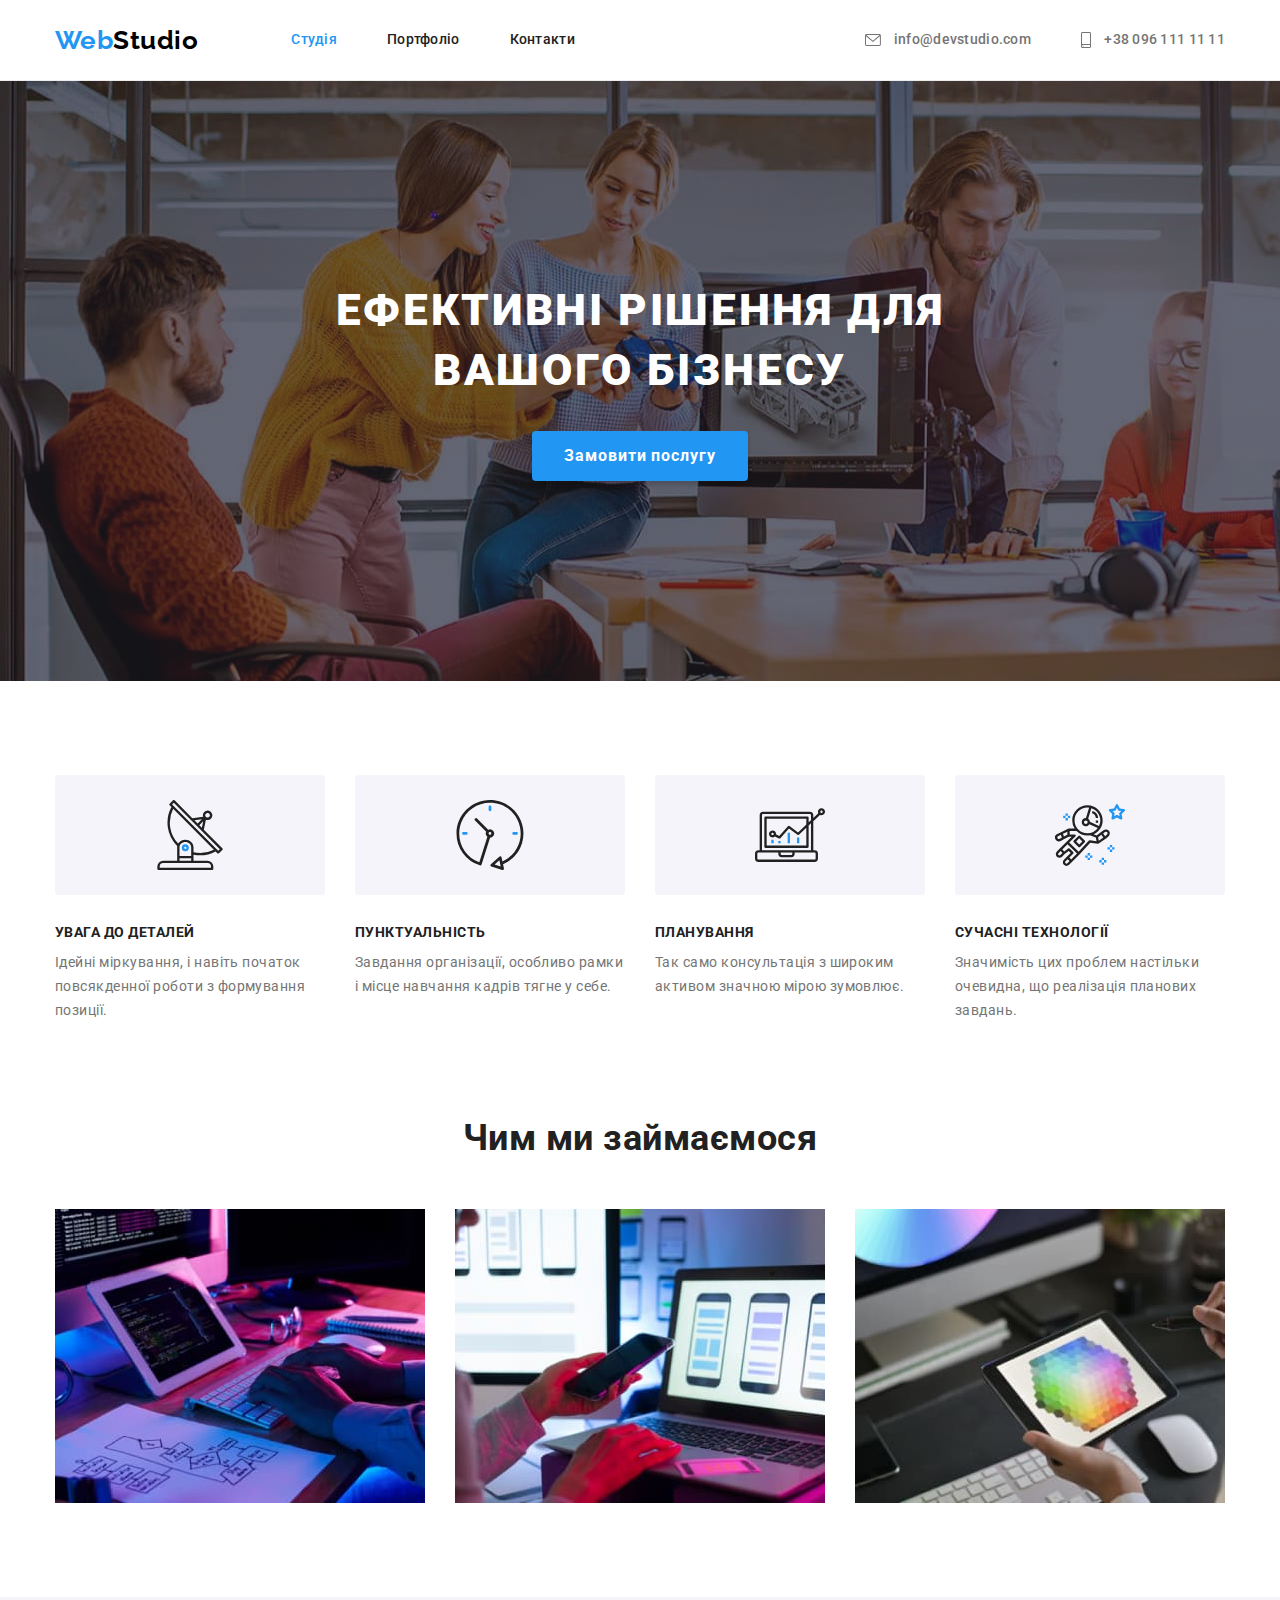
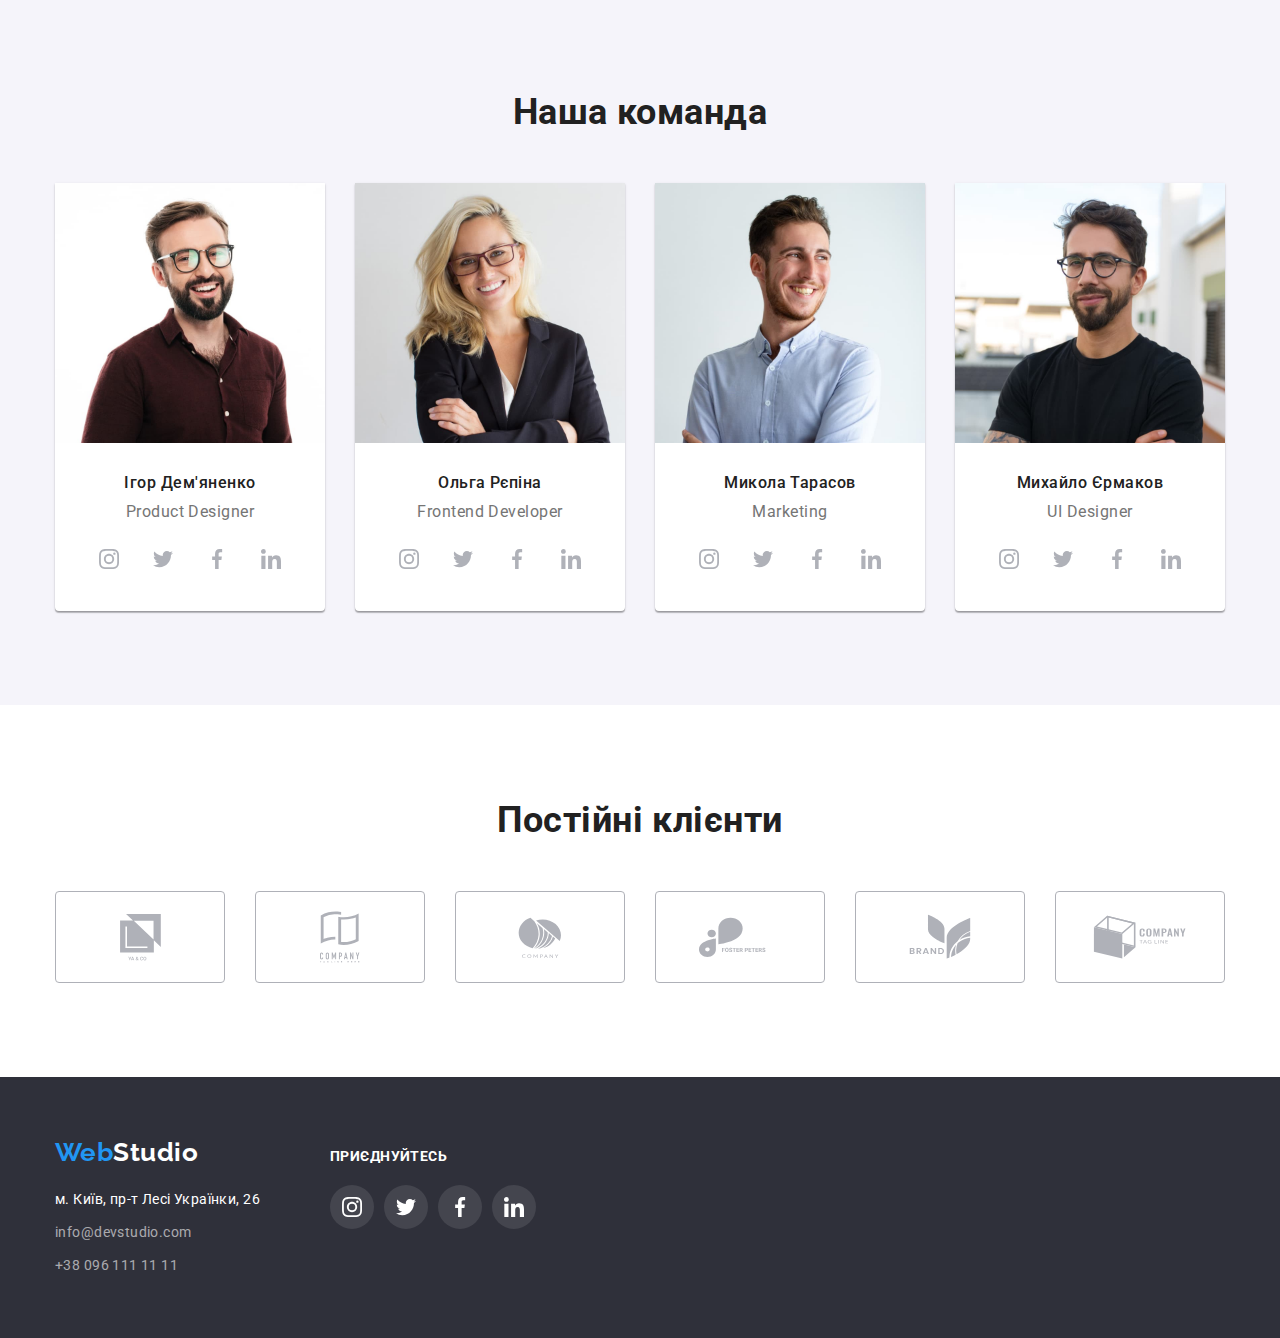
<file: index.html>
<!DOCTYPE html>
<html lang="uk">
  <head>
    <meta charset="UTF-8" />
    <meta http-equiv="X-UA-Compatible" content="IE=edge" />
    <meta name="viewport" content="width=device-width, initial-scale=1.0" />
    <link
      href="https://fonts.googleapis.com/css2?family=Raleway:wght@700&family=Roboto:wght@400;500;700;900&display=swap"
      rel="stylesheet"
    />
    <link
      rel="stylesheet"
      href="https://cdnjs.cloudflare.com/ajax/libs/modern-normalize/1.0.0/modern-normalize.min.css"
    />
    <link rel="stylesheet" href="./css/styles.css" />
    <title>WebStudio</title>
  </head>
  <body>
    <header class="page-header">
      <div class="container main-nav">
        <a href="./index.html" class="logo main-logo"
          >Web<span class="header-logo">Studio</span></a
        >
        <nav class="site-nav">
          <ul class="nav-list list">
            <li class="nav-item">
              <a href="./index.html" class="nav-link active">Студія</a>
            </li>
            <li class="nav-item">
              <a href="./portfolio.html" class="nav-link">Портфоліо</a>
            </li>
            <li class="nav-item"><a href="" class="nav-link">Контакти</a></li>
          </ul>
        </nav>
        <ul class="contact-list list">
          <li class="contact-item">
            <a href="mailto:info@devstudio.com" class="contact-link">
              <svg class="header-icon" width="16px" height="12px">
                <use href="./images/icons.svg#icon-envelope"></use>
              </svg>
              info@devstudio.com</a
            >
          </li>
          <li class="contact-item">
            <a href="tel:+380961111111" class="contact-link">
              <svg class="header-icon" width="10px" height="16px">
                <use href="./images/icons.svg#icon-smartphone"></use>
              </svg>
              +38 096 111 11 11</a
            >
          </li>
        </ul>
      </div>
    </header>

    <main>
      <section class="hero">
        <div class="container hero-container">
          <h1 class="hero-title">Ефективні рішення для вашого бізнесу</h1>
          <button type="button" class="hero-button">Замовити послугу</button>
        </div>
      </section>

      <section class="section features">
        <div class="container">
          <h2 hidden>Переваги</h2>
          <ul class="features-list list">
            <li class="features-item">
              <div class="features-icon">
                <svg width="70px" height="70px">
                  <use href="./images/icons.svg#icon-antenna"></use>
                </svg>
              </div>
              <h3 class="features-title">УВАГА ДО ДЕТАЛЕЙ</h3>
              <p class="features-description">
                Ідейні міркування, і навіть початок повсякденної роботи з
                формування позиції.
              </p>
            </li>
            <li class="features-item">
              <div class="features-icon">
                <svg width="70px" height="70px">
                  <use href="./images/icons.svg#icon-clock"></use>
                </svg>
              </div>
              <h3 class="features-title">ПУНКТУАЛЬНІСТЬ</h3>
              <p class="features-description">
                Завдання організації, особливо рамки і місце навчання кадрів
                тягне у себе.
              </p>
            </li>
            <li class="features-item">
              <div class="features-icon">
                <svg width="70px" height="70px">
                  <use href="./images/icons.svg#icon-diagram"></use>
                </svg>
              </div>
              <h3 class="features-title">ПЛАНУВАННЯ</h3>
              <p class="features-description">
                Так само консультація з широким активом значною мірою зумовлює.
              </p>
            </li>
            <li class="features-item">
              <div class="features-icon">
                <svg width="70px" height="70px">
                  <use href="./images/icons.svg#icon-astronaut"></use>
                </svg>
              </div>
              <h3 class="features-title">СУЧАСНІ ТЕХНОЛОГІЇ</h3>
              <p class="features-description">
                Значимість цих проблем настільки очевидна, що реалізація
                планових завдань.
              </p>
            </li>
          </ul>
        </div>
      </section>

      <section class="section work">
        <div class="container">
          <h2 class="section-title">Чим ми займаємося</h2>
          <ul class="work-list list">
            <li class="work-item">
              <img
                src="./images/website-development.jpg"
                alt="Процес верстки сайту"
                width="370"
              />
            </li>
            <li class="work-item">
              <img
                src="./images/mobile-application-development.jpg"
                alt="Процес створення мобільного додатку"
                width="370"
              />
            </li>
            <li class="work-item">
              <img
                src="./images/website-visualization.jpg"
                alt="Процес візуального оформлення сайту"
                width="370"
              />
            </li>
          </ul>
        </div>
      </section>

      <section class="team section">
        <div class="container">
          <h2 class="section-title">Наша команда</h2>
          <ul class="team-list list">
            <li class="team-item">
              <img
                src="./images/ihor-demyanenko.jpg"
                alt="Дизайнер Ігор Дем'яненко"
                width="270"
              />
              <div class="team-container">
                <h3 class="team-title">Ігор Дем'яненко</h3>
                <p lang="en" class="team-description">Product Designer</p>
              </div>
              <div class="social-container">
                <ul class="list social-list">
                  <li class="social-item">
                    <a href="" class="social-link">
                      <svg width="20px" height="20px" class="social-icon">
                        <use href="./images/icons.svg#icon-instagram"></use>
                      </svg>
                    </a>
                  </li>
                  <li class="social-item">
                    <a href="" class="social-link">
                      <svg width="20px" height="20px">
                        <use href="./images/icons.svg#icon-twitter"></use>
                      </svg>
                    </a>
                  </li>
                  <li class="social-item">
                    <a href="" class="social-link">
                      <svg width="20px" height="20px">
                        <use href="./images/icons.svg#icon-facebook"></use>
                      </svg>
                    </a>
                  </li>
                  <li class="social-item">
                    <a href="" class="social-link">
                      <svg width="20px" height="20px">
                        <use href="./images/icons.svg#icon-linkedin"></use>
                      </svg>
                    </a>
                  </li>
                </ul>
              </div>
            </li>
            <li class="team-item">
              <img
                src="./images/olga-repina.jpg"
                alt="Розробниця візуальної частини сайту Ольга Рєпіна"
                width="270"
              />
              <div class="team-container">
                <h3 class="team-title">Ольга Рєпіна</h3>
                <p lang="en" class="team-description">Frontend Developer</p>
              </div>
              <div class="social-container">
                <ul class="list social-list">
                  <li class="social-item">
                    <a href="" class="social-link">
                      <svg width="20px" height="20px" class="social-icon">
                        <use href="./images/icons.svg#icon-instagram"></use>
                      </svg>
                    </a>
                  </li>
                  <li class="social-item">
                    <a href="" class="social-link">
                      <svg width="20px" height="20px">
                        <use href="./images/icons.svg#icon-twitter"></use>
                      </svg>
                    </a>
                  </li>
                  <li class="social-item">
                    <a href="" class="social-link">
                      <svg width="20px" height="20px">
                        <use href="./images/icons.svg#icon-facebook"></use>
                      </svg>
                    </a>
                  </li>
                  <li class="social-item">
                    <a href="" class="social-link">
                      <svg width="20px" height="20px">
                        <use href="./images/icons.svg#icon-linkedin"></use>
                      </svg>
                    </a>
                  </li>
                </ul>
              </div>
            </li>
            <li class="team-item">
              <img
                src="./images/mykola-tarasov.jpg"
                alt="Маркетолог Микола Тарасов"
                width="270"
              />
              <div class="team-container">
                <h3 class="team-title">Микола Тарасов</h3>
                <p lang="en" class="team-description">Marketing</p>
              </div>
              <div class="social-container">
                <ul class="list social-list">
                  <li class="social-item">
                    <a href="" class="social-link">
                      <svg width="20px" height="20px" class="social-icon">
                        <use href="./images/icons.svg#icon-instagram"></use>
                      </svg>
                    </a>
                  </li>
                  <li class="social-item">
                    <a href="" class="social-link">
                      <svg width="20px" height="20px">
                        <use href="./images/icons.svg#icon-twitter"></use>
                      </svg>
                    </a>
                  </li>
                  <li class="social-item">
                    <a href="" class="social-link">
                      <svg width="20px" height="20px">
                        <use href="./images/icons.svg#icon-facebook"></use>
                      </svg>
                    </a>
                  </li>
                  <li class="social-item">
                    <a href="" class="social-link">
                      <svg width="20px" height="20px">
                        <use href="./images/icons.svg#icon-linkedin"></use>
                      </svg>
                    </a>
                  </li>
                </ul>
              </div>
            </li>
            <li class="team-item">
              <img
                src="./images/mykhailo-yermakov.jpg"
                alt="Дизайнер інтерфейсу Михайло Єрмаков"
                width="270"
              />
              <div class="team-container">
                <h3 class="team-title">Михайло Єрмаков</h3>
                <p lang="en" class="team-description">UI Designer</p>
              </div>
              <div class="social-container">
                <ul class="list social-list">
                  <li class="social-item">
                    <a href="" class="social-link">
                      <svg width="20px" height="20px" class="social-icon">
                        <use href="./images/icons.svg#icon-instagram"></use>
                      </svg>
                    </a>
                  </li>
                  <li class="social-item">
                    <a href="" class="social-link">
                      <svg width="20px" height="20px">
                        <use href="./images/icons.svg#icon-twitter"></use>
                      </svg>
                    </a>
                  </li>
                  <li class="social-item">
                    <a href="" class="social-link">
                      <svg width="20px" height="20px">
                        <use href="./images/icons.svg#icon-facebook"></use>
                      </svg>
                    </a>
                  </li>
                  <li class="social-item">
                    <a href="" class="social-link">
                      <svg width="20px" height="20px">
                        <use href="./images/icons.svg#icon-linkedin"></use>
                      </svg>
                    </a>
                  </li>
                </ul>
              </div>
            </li>
          </ul>
        </div>
      </section>

      <section class="section">
        <div class="container">
          <h2 class="section-title">Постійні клієнти</h2>
          <ul class="list client-list">
            <li class="client-item">
              <a href="" class="client-link">
                <svg width="41px" height="46.7px">
                  <use href="./images/icons.svg#icon-client-1"></use>
                </svg>
              </a>
            </li>
            <li class="client-item">
              <a href="" class="client-link">
                <svg width="40px" height="52px">
                  <use href="./images/icons.svg#icon-client-2"></use>
                </svg>
              </a>
            </li>
            <li class="client-item">
              <a href="" class="client-link">
                <svg width="43.46px" height="41.18px">
                  <use href="./images/icons.svg#icon-client-3"></use>
                </svg>
              </a>
            </li>
            <li class="client-item">
              <a href="" class="client-link">
                <svg width="84.44px" height="40.62px">
                  <use href="./images/icons.svg#icon-client-4"></use>
                </svg>
              </a>
            </li>
            <li class="client-item">
              <a href="" class="client-link">
                <svg width="62.54px" height="45.43px">
                  <use href="./images/icons.svg#icon-client-5"></use>
                </svg>
              </a>
            </li>
            <li class="client-item">
              <a href="" class="client-link">
                <svg width="93.79px" height="43.93px">
                  <use href="./images/icons.svg#icon-client-6"></use>
                </svg>
              </a>
            </li>
          </ul>
        </div>
      </section>
    </main>

    <footer class="footer">
      <div class="container footer-container">
        <div>
          <a href="./index.html" class="logo"
            >Web<span class="footer-logo">Studio</span></a
          >
          <address class="footer-address">
            <ul class="footer-list list">
              <li class="footer-item">
                <a
                  href="https://goo.gl/maps/XunTqsF5HSqETPy68"
                  class="address-link link"
                  >м. Київ, пр-т Лесі Українки, 26</a
                >
              </li>
              <li class="footer-item">
                <a href="mailto:info@devstudio.com" class="contacts-link"
                  >info@devstudio.com</a
                >
              </li>
              <li class="footer-item">
                <a href="tel:+380961111111" class="contacts-link"
                  >+38 096 111 11 11</a
                >
              </li>
            </ul>
          </address>
        </div>
        <div class="join">
          <h3 class="join-title">приєднуйтесь</h3>
          <ul class="list join-list">
            <li class="join-item">
              <a href="" class="social-link join-link">
                <svg width="20px" height="20px">
                  <use href="./images/icons.svg#icon-instagram"></use>
                </svg>
              </a>
            </li>
            <li class="join-item">
              <a href="" class="social-link join-link">
                <svg width="20px" height="20px">
                  <use href="./images/icons.svg#icon-twitter"></use>
                </svg>
              </a>
            </li>
            <li class="join-item">
              <a href="" class="social-link join-link">
                <svg width="20px" height="20px">
                  <use href="./images/icons.svg#icon-facebook"></use>
                </svg>
              </a>
            </li>
            <li class="join-item">
              <a href="" class="social-link join-link">
                <svg width="20px" height="20px">
                  <use href="./images/icons.svg#icon-linkedin"></use>
                </svg>
              </a>
            </li>
          </ul>
        </div>
      </div>
    </footer>
  </body>
</html>
</file>
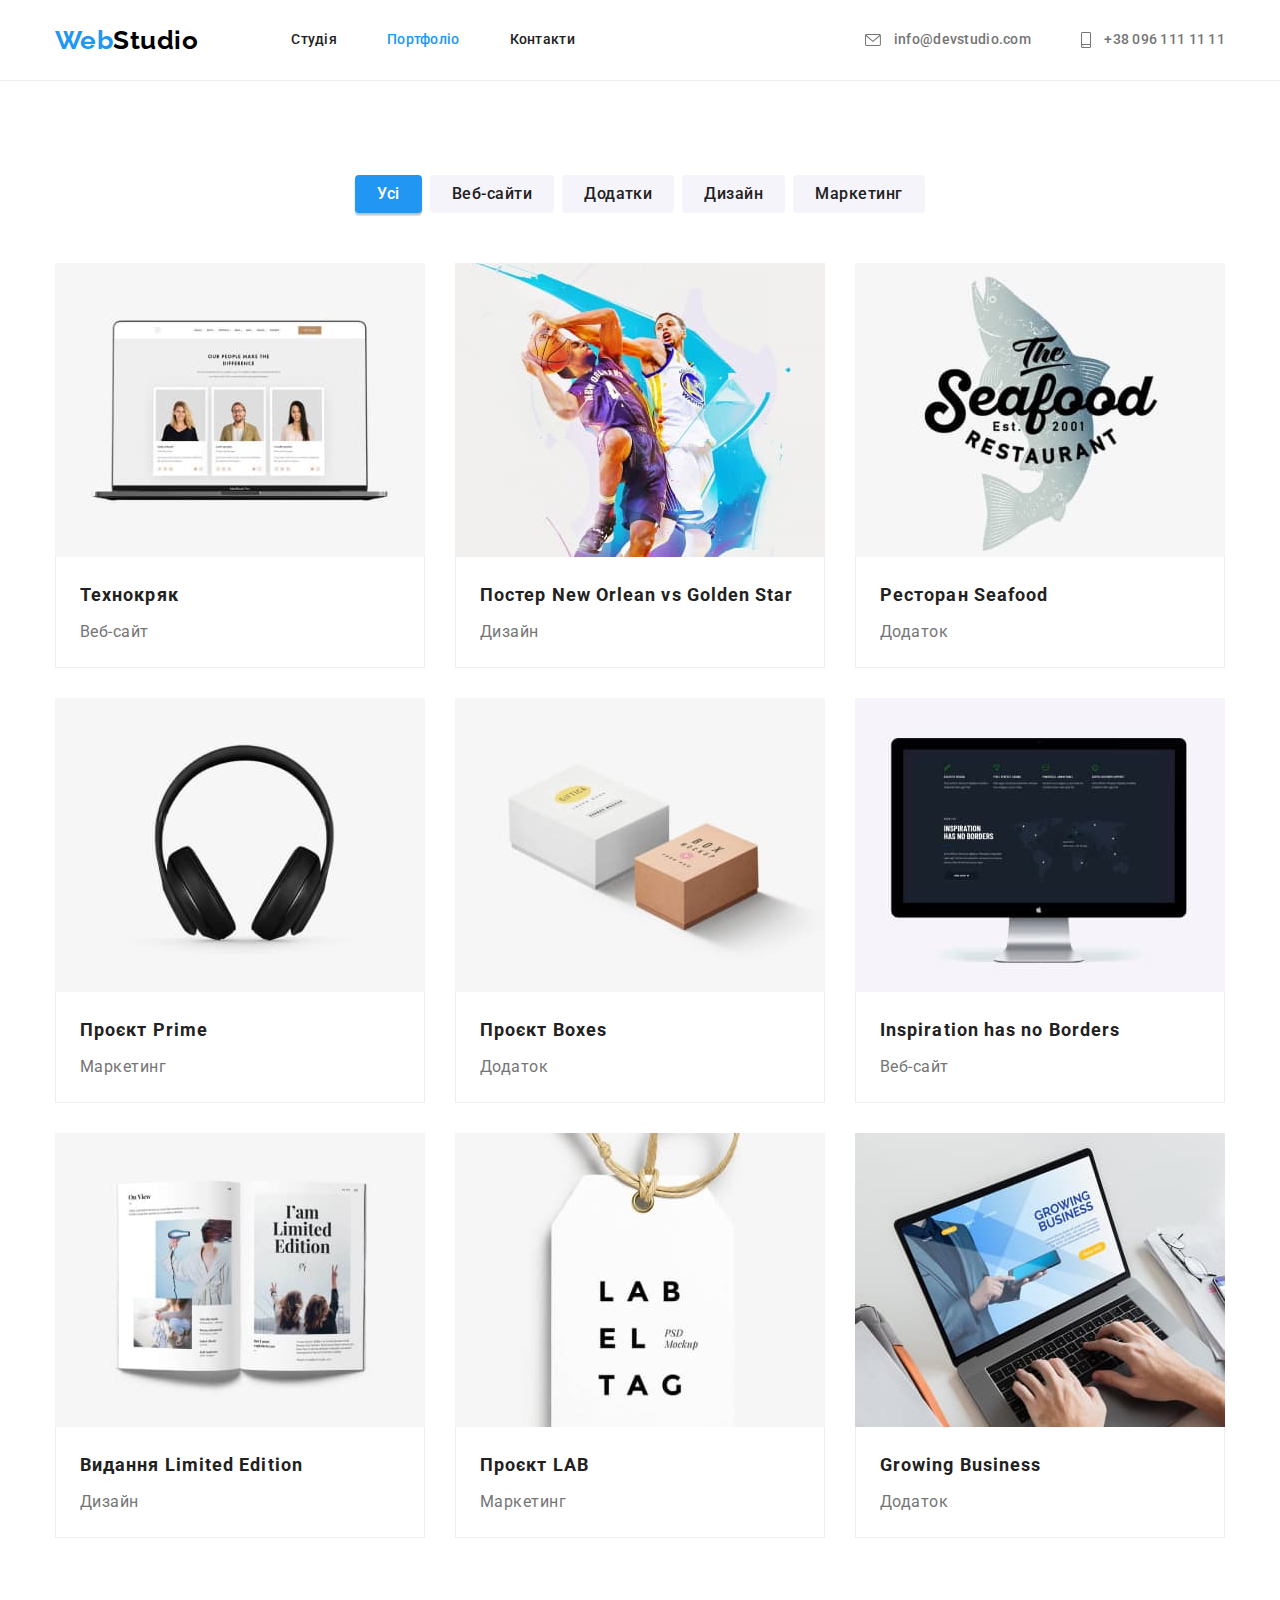
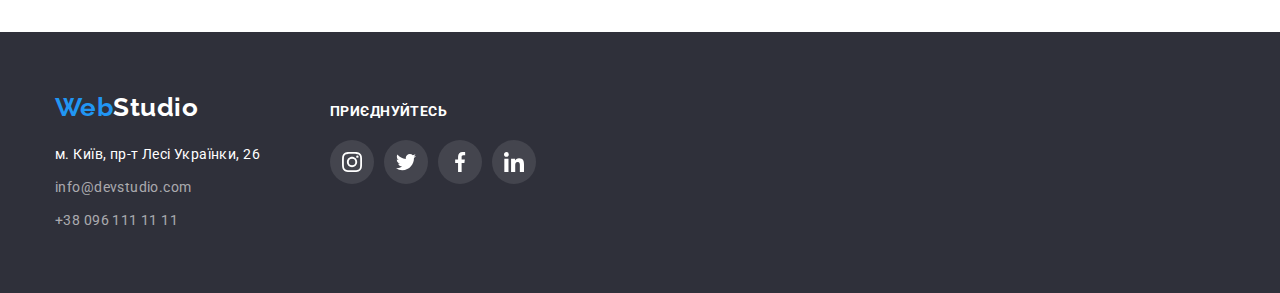
<file: portfolio.html>
<!DOCTYPE html>
<html lang="uk">
  <head>
    <meta charset="UTF-8" />
    <meta http-equiv="X-UA-Compatible" content="IE=edge" />
    <meta name="viewport" content="width=device-width, initial-scale=1.0" />
    <link
      href="https://fonts.googleapis.com/css2?family=Raleway:wght@700&family=Roboto:wght@400;500;700;900&display=swap"
      rel="stylesheet"
    />
    <link
      rel="stylesheet"
      href="https://cdnjs.cloudflare.com/ajax/libs/modern-normalize/1.0.0/modern-normalize.min.css"
    />
    <link rel="stylesheet" href="./css/styles.css" />
    <title>WebStudio</title>
  </head>
  <body>
    <header class="page-header">
      <div class="container main-nav">
        <a href="./index.html" class="logo main-logo"
          >Web<span class="header-logo">Studio</span></a
        >
        <nav class="site-nav">
          <ul class="nav-list list">
            <li class="nav-item">
              <a href="./index.html" class="nav-link">Студія</a>
            </li>
            <li class="nav-item">
              <a href="./portfolio.html" class="nav-link active">Портфоліо</a>
            </li>
            <li class="nav-item"><a href="" class="nav-link">Контакти</a></li>
          </ul>
        </nav>
        <ul class="contact-list list">
          <li class="contact-item">
            <a href="mailto:info@devstudio.com" class="contact-link">
              <svg class="header-icon" width="16px" height="12px">
                <use href="./images/icons.svg#icon-envelope"></use>
              </svg>
              info@devstudio.com</a
            >
          </li>
          <li class="contact-item">
            <a href="tel:+380961111111" class="contact-link">
              <svg class="header-icon" width="10px" height="16px">
                <use href="./images/icons.svg#icon-smartphone"></use>
              </svg>
              +38 096 111 11 11</a
            >
          </li>
        </ul>
      </div>
    </header>

    <main>
      <section class="portfolio section">
        <div class="container">
          <h1 hidden>Портфоліо</h1>

          <ul class="filter-list list">
            <li class="filter-item">
              <button type="button" class="filter-button active-button">
                Усі
              </button>
            </li>
            <li class="filter-item">
              <button type="button" class="filter-button">Веб-сайти</button>
            </li>
            <li class="filter-item">
              <button type="button" class="filter-button">Додатки</button>
            </li>
            <li class="filter-item">
              <button type="button" class="filter-button">Дизайн</button>
            </li>
            <li class="filter-item">
              <button type="button" class="filter-button">Маркетинг</button>
            </li>
          </ul>

          <ul class="project-list list">
            <li class="project-item">
              <a href="" class="project-link">
                <img
                  src="./images/laptop.jpg"
                  alt="Ноутбук з відкритим сайтом"
                  width="370"
                />
                <div class="project-container">
                  <h2 class="project-title">Технокряк</h2>
                  <p class="project-text">Веб-сайт</p>
                </div>
              </a>
            </li>

            <li class="project-item">
              <a href="" class="project-link">
                <img
                  src="./images/basketball.jpg"
                  alt="Чоловіки грають в баскетбол"
                  width="370"
                />
                <div class="project-container">
                  <h2 class="project-title">
                    Постер New Orlean vs Golden Star
                  </h2>
                  <p class="project-text">Дизайн</p>
                </div>
              </a>
            </li>

            <li class="project-item">
              <a href="" class="project-link">
                <img
                  src="./images/fish.jpg"
                  alt="Риба та назва ресторану"
                  width="370"
                />
                <div class="project-container">
                  <h2 class="project-title">Ресторан Seafood</h2>
                  <p class="project-text">Додаток</p>
                </div>
              </a>
            </li>

            <li class="project-item">
              <a href="" class="project-link">
                <img
                  src="./images/headphones.jpg"
                  alt="Навушники"
                  width="370"
                />
                <div class="project-container">
                  <h2 class="project-title">Проєкт Prime</h2>
                  <p class="project-text">Маркетинг</p>
                </div>
              </a>
            </li>

            <li class="project-item">
              <a href="" class="project-link">
                <img
                  src="./images/boxes.jpg"
                  alt="Біла та жовта коробки"
                  width="370"
                />
                <div class="project-container">
                  <h2 class="project-title">Проєкт Boxes</h2>
                  <p class="project-text">Додаток</p>
                </div>
              </a>
            </li>

            <li class="project-item">
              <a href="" class="project-link">
                <img
                  src="./images/pc.jpg"
                  alt="Персональний комп'ютер з відкритим сайтом"
                  width="370"
                />
                <div class="project-container">
                  <h2 class="project-title">Inspiration has no Borders</h2>
                  <p class="project-text">Веб-сайт</p>
                </div>
              </a>
            </li>

            <li class="project-item">
              <a href="" class="project-link">
                <img
                  src="./images/magazine.jpg"
                  alt="Відкритий журнал"
                  width="370"
                />
                <div class="project-container">
                  <h2 class="project-title">Видання Limited Edition</h2>
                  <p class="project-text">Дизайн</p>
                </div>
              </a>
            </li>

            <li class="project-item">
              <a href="" class="project-link">
                <img
                  src="./images/label.jpg"
                  alt="Eтикетка з написом"
                  width="370"
                />
                <div class="project-container">
                  <h2 class="project-title">Проєкт LAB</h2>
                  <p class="project-text">Маркетинг</p>
                </div>
              </a>
            </li>

            <li class="project-item">
              <a href="" class="project-link">
                <img
                  src="./images/using-laptop.jpg"
                  alt="Чоловік працює за ноутбуком"
                  width="370"
                />
                <div class="project-container">
                  <h2 class="project-title">Growing Business</h2>
                  <p class="project-text">Додаток</p>
                </div>
              </a>
            </li>
          </ul>
        </div>
      </section>
    </main>

    <footer class="footer">
      <div class="container footer-container">
        <div>
          <a href="./index.html" class="logo"
            >Web<span class="footer-logo">Studio</span></a
          >
          <address class="footer-address">
            <ul class="footer-list list">
              <li class="footer-item">
                <a
                  href="https://goo.gl/maps/XunTqsF5HSqETPy68"
                  class="address-link link"
                  >м. Київ, пр-т Лесі Українки, 26</a
                >
              </li>
              <li class="footer-item">
                <a href="mailto:info@devstudio.com" class="contacts-link"
                  >info@devstudio.com</a
                >
              </li>
              <li class="footer-item">
                <a href="tel:+380961111111" class="contacts-link"
                  >+38 096 111 11 11</a
                >
              </li>
            </ul>
          </address>
        </div>
        <div class="join">
          <h3 class="join-title">приєднуйтесь</h3>
          <ul class="list join-list">
            <li class="join-item">
              <a href="" class="social-link join-link">
                <svg width="20px" height="20px">
                  <use href="./images/icons.svg#icon-instagram"></use>
                </svg>
              </a>
            </li>
            <li class="join-item">
              <a href="" class="social-link join-link">
                <svg width="20px" height="20px">
                  <use href="./images/icons.svg#icon-twitter"></use>
                </svg>
              </a>
            </li>
            <li class="join-item">
              <a href="" class="social-link join-link">
                <svg width="20px" height="20px">
                  <use href="./images/icons.svg#icon-facebook"></use>
                </svg>
              </a>
            </li>
            <li class="join-item">
              <a href="" class="social-link join-link">
                <svg width="20px" height="20px">
                  <use href="./images/icons.svg#icon-linkedin"></use>
                </svg>
              </a>
            </li>
          </ul>
        </div>
      </div>
    </footer>
  </body>
</html>
</file>
<file: css/styles.css>
:root {
  --primary-text-color: #212121;
  --description-color: #757575;
  --transparent-text-color: rgba(255, 255, 255, 0.6);
  --accent-color: #2196f3;
  --primary-bg-color: #ffffff;
  --secondary-bg-color: #2f303a;
  --team-bg-color: #f5f4fa;
  --secondary-logo-color: #000000;
  --icon-color: #afb1b8;
  --box-shadow-card: 0px 1px 3px rgba(0, 0, 0, 0.12),
    0px 1px 1px rgba(0, 0, 0, 0.14), 0px 2px 1px rgba(0, 0, 0, 0.2);
  --box-shadow-filter: 0px 3px 1px rgba(0, 0, 0, 0.1),
    0px 1px 2px rgba(0, 0, 0, 0.08), 0px 2px 2px rgba(0, 0, 0, 0.12);
  --box-shadow-portfolio-card: 0px 1px 1px rgba(0, 0, 0, 0.12),
    0px 4px 4px rgba(0, 0, 0, 0.06), 1px 4px 6px rgba(0, 0, 0, 0.16);
}

body {
  color: var(--primary-text-color);
  background-color: var(--primary-bg-color);

  font-family: "Roboto", sans-serif;
  letter-spacing: 0.03em;
}

img {
  display: block;
}

h1,
h2,
h3,
h4,
h5,
h6,
p,
ul {
  margin: 0;
  padding: 0;
}

.list {
  list-style: none;
}

/* containers */

.container {
  width: 1200px;
  margin-left: auto;
  margin-right: auto;
  padding-left: 15px;
  padding-right: 15px;
}

/* logo */

.logo {
  color: var(--accent-color);

  font-family: "Raleway", sans-serif;
  font-weight: 700;
  font-size: 26px;
  line-height: 1.19;
  text-decoration: none;
}

.header-logo {
  color: var(--secondary-logo-color);
}

.footer-logo {
  color: var(--primary-bg-color);
}

/* header */

.page-header {
  border-bottom: 1px solid #ececec;
}

.main-nav,
.nav-list,
.contact-list {
  display: flex;
}

.main-nav,
.nav-list {
  align-items: center;
}

.nav-list {
  margin-left: 93px;
}

.nav-item:not(:last-child),
.contact-item:not(:last-child) {
  margin-right: 50px;
}

.contact-list {
  margin-left: auto;
}

.nav-link,
.contact-link {
  display: block;
  padding-top: 32px;
  padding-bottom: 32px;

  fill: currentColor;

  font-weight: 500;
  font-size: 14px;
  line-height: 1.14;
  letter-spacing: 0.02em;
  text-decoration: none;
}

.nav-link {
  color: var(--primary-text-color);
}

.contact-link {
  color: var(--description-color);
}

.header-icon {
  margin-right: 10px;
  vertical-align: middle;
}

.nav-link:hover,
.nav-link:focus,
.contact-link:hover,
.contact-link:focus {
  color: var(--accent-color);
}

.active {
  color: var(--accent-color);
}

/* hero */

.hero {
  max-width: 1600px;
  margin-right: auto;
  margin-left: auto;
  padding-top: 200px;
  padding-bottom: 200px;
  text-align: center;

  background-image: linear-gradient(
      to right,
      rgba(47, 48, 58, 0.4),
      rgba(47, 48, 58, 0.4)
    ),
    url(../images/hero-bg.jpg);

  background-repeat: no-repeat;
  background-size: cover;
}

.hero-container {
  width: 696px;
}

.hero-title {
  margin-bottom: 30px;

  color: var(--primary-bg-color);

  font-weight: 900;
  font-size: 44px;
  line-height: 1.36;
  letter-spacing: 0.06em;
  text-transform: uppercase;
}

.hero-button {
  padding: 10px 32px;

  color: var(--primary-bg-color);
  background-color: var(--accent-color);
  box-shadow: 0px 4px 4px rgba(0, 0, 0, 0.15);

  font-family: inherit;
  font-weight: 700;
  font-size: 16px;
  line-height: 1.88;
  letter-spacing: 0.06em;
  cursor: pointer;
  border-width: 0px;
  border-radius: 4px;
}

/* section */

.section {
  padding-top: 94px;
  padding-bottom: 94px;
}

.section-title {
  margin-bottom: 50px;
  text-align: center;

  font-weight: 700;
  font-size: 36px;
  line-height: 1.17;
}

/* features */

.features {
  padding-bottom: 0;
}

.features-list {
  display: flex;
}

.features-icon {
  height: 120px;
  display: flex;
  justify-content: center;
  align-items: center;
  margin-bottom: 30px;

  background-color: var(--team-bg-color);

  border-radius: 4px;
}

.features-item {
  width: 270px;
}

.features-item:not(:last-child) {
  margin-right: 30px;
}

.features-title {
  margin-bottom: 10px;

  font-weight: 700;
  font-size: 14px;
  line-height: 1.14;
  text-transform: uppercase;
}

.features-description {
  color: var(--description-color);

  font-size: 14px;
  line-height: 1.71;
}

/* work */

.work-list {
  display: flex;
}

.work-item:not(:last-child) {
  margin-right: 30px;
}

/* team */

.team {
  text-align: center;

  background-color: var(--team-bg-color);
}

.team-list {
  display: flex;
}

.team-item {
  background-color: var(--primary-bg-color);
  box-shadow: var(--box-shadow-card);

  border-radius: 0px 0px 4px 4px;
}

.team-item:not(:last-child) {
  margin-right: 30px;
}

.team-container {
  margin-top: 30px;
}

.team-title {
  margin-bottom: 10px;

  font-weight: 500;
  font-size: 16px;
  line-height: 1.19;
}

.team-description {
  color: var(--description-color);

  font-size: 16px;
  line-height: 1.19;
}

.social-container {
  margin-top: 16px;
  margin-bottom: 30px;
}

.social-list {
  display: flex;
  justify-content: center;
}

.social-item:not(:last-child) {
  margin-right: 10px;
}

.social-link {
  display: flex;
  justify-content: center;
  align-items: center;
  width: 44px;
  height: 44px;

  fill: var(--icon-color);

  border-radius: 50%;
}

.social-link:hover,
.social-link:focus {
  background-color: var(--accent-color);
  fill: var(--primary-bg-color);
}

/* clients */

.client-list {
  display: flex;
  justify-content: center;
}

.client-item:not(:last-child) {
  margin-right: 30px;
}

.client-link {
  width: 170px;
  height: 92px;
  display: flex;
  justify-content: center;
  align-items: center;

  fill: var(--icon-color);

  border: 1px solid var(--icon-color);
  border-radius: 4px;
}

.client-link:hover,
.client-link:focus {
  fill: var(--accent-color);
  border: 1px solid var(--accent-color);
}

/* footer */

.footer {
  padding-top: 60px;
  padding-bottom: 60px;

  background-color: var(--secondary-bg-color);
}

.footer-container {
  display: flex;
}

.footer-address {
  margin-top: 20px;
}

.footer-item:not(:last-child) {
  margin-bottom: 9px;
}

.address-link,
.contacts-link {
  font-style: normal;
  font-weight: 400;
  font-size: 14px;
  line-height: 1.71;
  letter-spacing: 0.03em;
  text-decoration: none;
}

.address-link {
  color: var(--primary-bg-color);
}

.contacts-link {
  color: var(--transparent-text-color);
}

.address-link:hover,
.address-link:focus,
.contacts-link:hover,
.contacts-link:focus {
  color: var(--accent-color);
}

.join {
  margin-left: 70px;
  margin-top: 12px;
}

.join-list {
  display: flex;
}

.join-title {
  margin-bottom: 20px;

  color: var(--primary-bg-color);

  font-size: 14px;
  line-height: 1.14;
  letter-spacing: 0.03em;
  text-transform: uppercase;
}

.join-item:not(:last-child) {
  margin-right: 10px;
}

.join-link {
  fill: var(--primary-bg-color);
  background-color: rgba(255, 255, 255, 0.1);
}

/* portfolio */

.filter-list {
  display: flex;
  justify-content: center;
  margin-bottom: 50px;
}

.filter-item:not(:last-child) {
  margin-right: 8px;
}

.filter-button {
  padding: 6px 22px;

  color: var(--primary-text-color);
  background-color: var(--team-bg-color);

  font-family: inherit;
  font-weight: 500;
  font-size: 16px;
  line-height: 1.62;
  letter-spacing: 0.03em;
  cursor: pointer;
  border-width: 0px;
  border-radius: 4px;
}

.filter-button:hover,
.filter-button:focus,
.active-button {
  color: var(--primary-bg-color);
  background-color: var(--accent-color);
  box-shadow: var(--box-shadow-filter);
}

.project-list {
  display: flex;
  flex-wrap: wrap;
}

.project-item {
  width: 370px;
}

.project-item:hover,
.project-item:focus {
  box-shadow: var(--box-shadow-portfolio-card);
}

.project-item:not(:nth-child(3n)) {
  margin-right: 30px;
}

.project-item:not(:nth-child(n + 7)) {
  margin-bottom: 30px;
}

.project-link {
  text-decoration: none;
}

.project-container {
  padding: 20px 24px;

  border-right: 1px solid #eeeeee;
  border-bottom: 1px solid #eeeeee;
  border-left: 1px solid #eeeeee;
}

.project-title {
  margin-bottom: 4px;

  color: var(--primary-text-color);

  font-weight: 700;
  font-size: 18px;
  line-height: 2;
  letter-spacing: 0.06em;
}

.project-text {
  color: var(--description-color);

  font-size: 16px;
  line-height: 1.88;
}
</file>
